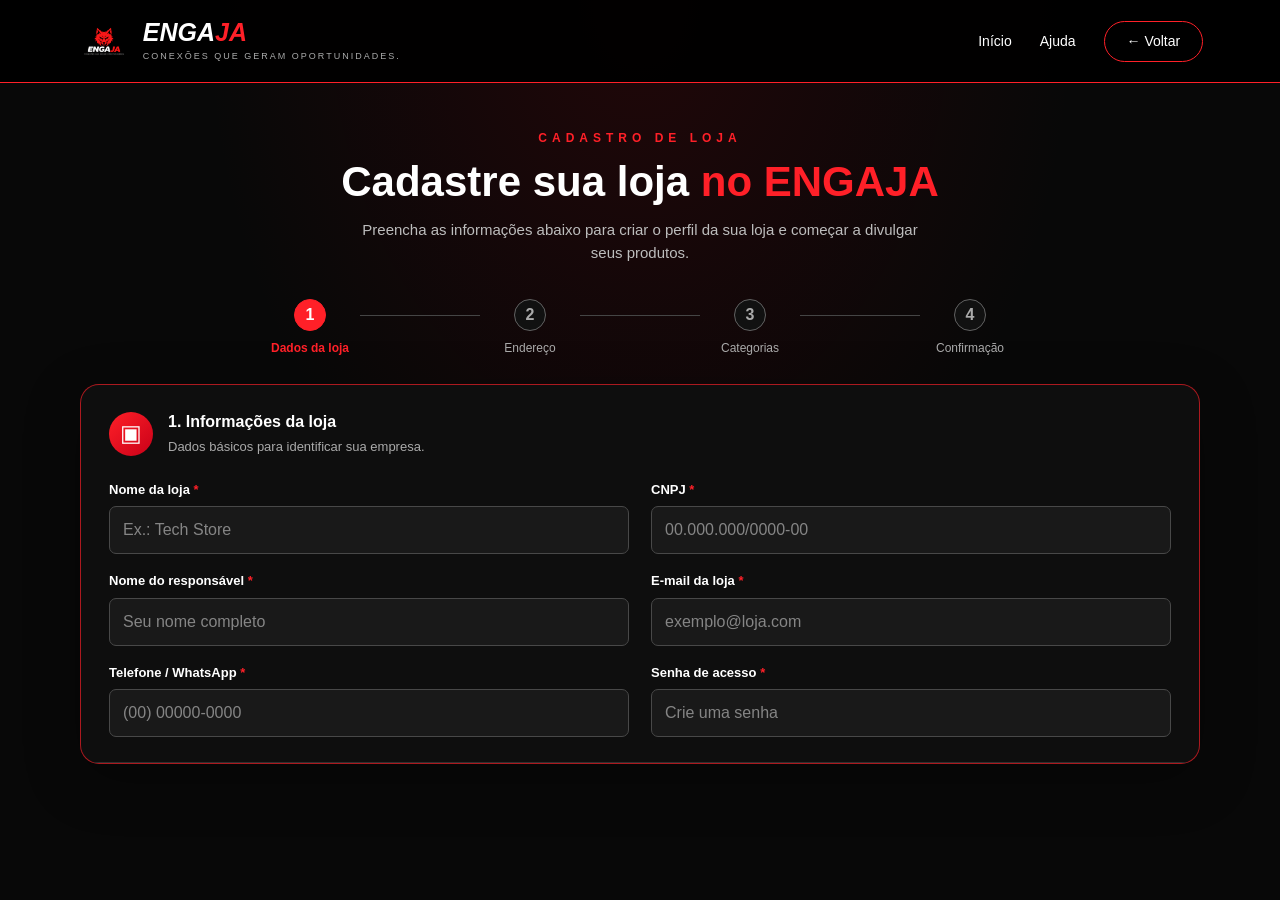
<file: frontand/cadastro_loja.html>
<!DOCTYPE html>
<html lang="pt-BR">

<head>
    <meta charset="UTF-8">
    <meta name="viewport" content="width=device-width, initial-scale=1.0">

    <title>ENGAJA | Cadastro de Loja</title>

    <link rel="stylesheet" href="./css/cadastro_loja.css">
    <script src="./js/cadastro_loja.js" defer></script>
</head>

<body>

    <!-- CABEÇALHO -->
    <header class="cabecalho">

        <a href="./tela_inicial.html" class="logo-header">
            <img src="./img/logo_engaja_lobo.png" alt="Logo ENGAJA">

            <div>
                <h1>ENGA<span>JA</span></h1>
                <p>Conexões que geram oportunidades.</p>
            </div>
        </a>

        <nav class="menu-header">
            <a href="./tela_inicial.html">Início</a>
            <a href="#ajuda">Ajuda</a>

            <a href="./dashboard_principal.html" class="btn-voltar">
                ← Voltar
            </a>
        </nav>

    </header>


    <!-- CONTEÚDO PRINCIPAL -->
    <main class="conteudo">

        <section class="introducao">

            <span class="mini-titulo">CADASTRO DE LOJA</span>

            <h2>
                Cadastre sua loja <span>no ENGAJA</span>
            </h2>

            <p>
                Preencha as informações abaixo para criar o perfil
                da sua loja e começar a divulgar seus produtos.
            </p>

        </section>


        <!-- INDICADOR DE ETAPAS -->
        <div class="etapas">

            <div class="etapa ativa">
                <span>1</span>
                <p>Dados da loja</p>
            </div>

            <div class="linha-etapas"></div>

            <div class="etapa">
                <span>2</span>
                <p>Endereço</p>
            </div>

            <div class="linha-etapas"></div>

            <div class="etapa">
                <span>3</span>
                <p>Categorias</p>
            </div>

            <div class="linha-etapas"></div>

            <div class="etapa">
                <span>4</span>
                <p>Confirmação</p>
            </div>

        </div>


        <!-- FORMULÁRIO -->
        <form id="formCadastroLoja" class="formulario" novalidate>

            <!-- DADOS DA LOJA -->
            <section class="bloco-formulario">

                <div class="titulo-bloco">
                    <div class="icone-bloco">▣</div>

                    <div>
                        <h3>1. Informações da loja</h3>
                        <p>Dados básicos para identificar sua empresa.</p>
                    </div>
                </div>


                <div class="grade grade-dupla">

                    <div class="campo">
                        <label for="nomeLoja">Nome da loja <span>*</span></label>

                        <input
                            type="text"
                            id="nomeLoja"
                            name="nomeLoja"
                            placeholder="Ex.: Tech Store"
                            maxlength="100"
                            required
                        >

                        <small class="erro" id="erroNomeLoja"></small>
                    </div>


                    <div class="campo">
                        <label for="cnpj">CNPJ <span>*</span></label>

                        <input
                            type="text"
                            id="cnpj"
                            name="cnpj"
                            placeholder="00.000.000/0000-00"
                            inputmode="numeric"
                            maxlength="18"
                            required
                        >

                        <small class="erro" id="erroCnpj"></small>
                    </div>


                    <div class="campo">
                        <label for="responsavel">Nome do responsável <span>*</span></label>

                        <input
                            type="text"
                            id="responsavel"
                            name="responsavel"
                            placeholder="Seu nome completo"
                            maxlength="120"
                            autocomplete="name"
                            required
                        >

                        <small class="erro" id="erroResponsavel"></small>
                    </div>


                    <div class="campo">
                        <label for="emailLoja">E-mail da loja <span>*</span></label>

                        <input
                            type="email"
                            id="emailLoja"
                            name="emailLoja"
                            placeholder="exemplo@loja.com"
                            autocomplete="email"
                            required
                        >

                        <small class="erro" id="erroEmail"></small>
                    </div>


                    <div class="campo">
                        <label for="telefone">Telefone / WhatsApp <span>*</span></label>

                        <input
                            type="tel"
                            id="telefone"
                            name="telefone"
                            placeholder="(00) 00000-0000"
                            inputmode="tel"
                            maxlength="15"
                            autocomplete="tel"
                            required
                        >

                        <small class="erro" id="erroTelefone"></small>
                    </div>


                    <div class="campo">
                        <label for="senha">Senha de acesso <span>*</span></label>

                        <div class="campo-senha">

                            <input
                                type="password"
                                id="senha"
                                name="senha"
                                placeholder="Crie uma senha"
                                minlength="8"
                                autocomplete="new-password"
                                required
                            >

                            <button
                                type="button"
                                class="mostrar-senha"
                                data-alvo="senha"
                                aria-label="Mostrar
</file>
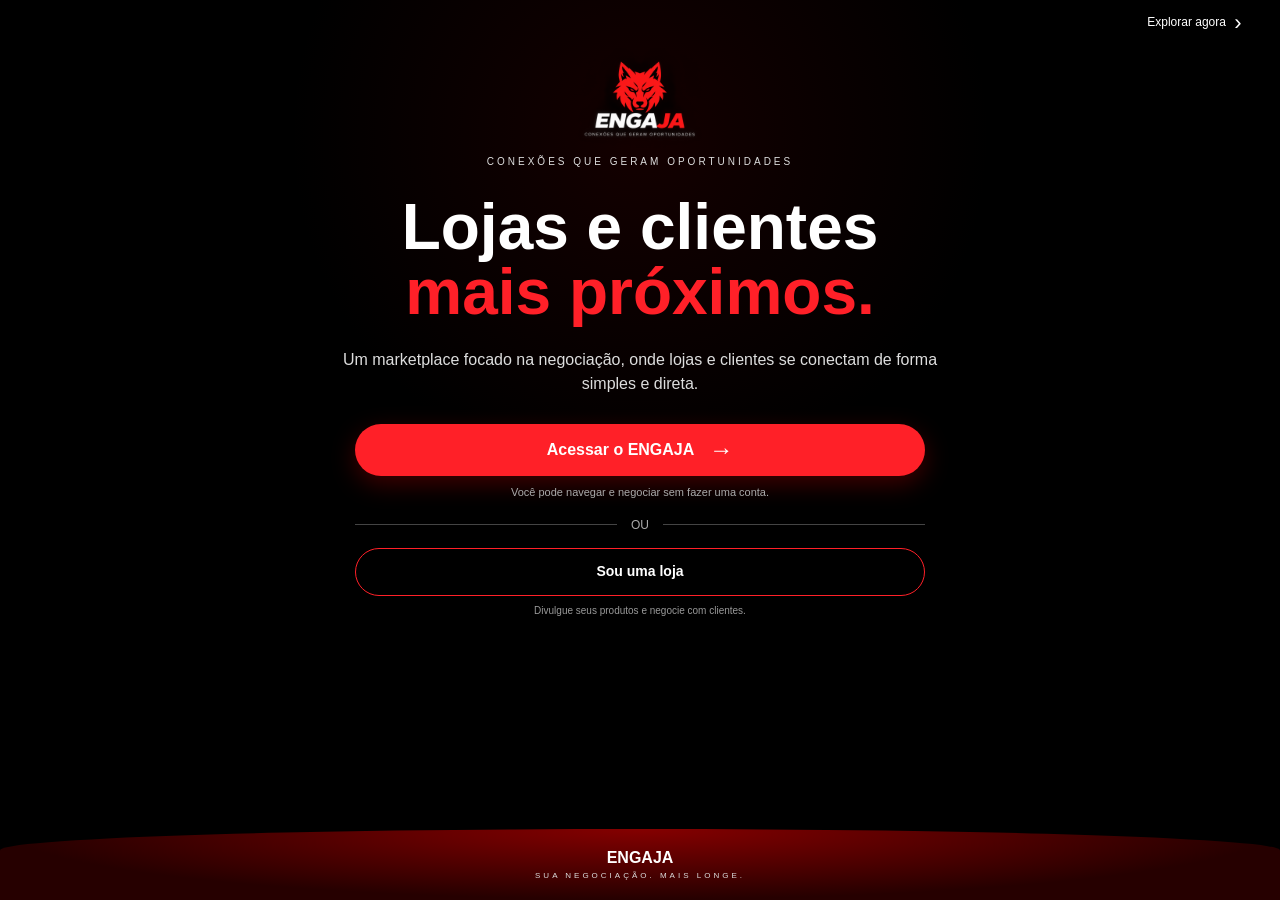
<file: frontand/tela_inicial.html>
<!DOCTYPE html>
<html lang="pt-BR">

<head>

    <meta charset="UTF-8">

    <meta
        name="viewport"
        content="width=device-width, initial-scale=1.0"
    >

    <title>ENGAJA | Marketplace</title>

    <link
        rel="stylesheet"
        href="./css/tela_inicial.css"
    >

</head>


<body>


    <main class="tela-inicial">


        <!-- ==============================
             EXPLORAR AGORA
        =============================== -->

        <a
            href="./dashboard_principal.html"
            class="explorar"
        >

            Explorar agora

            <span>›</span>

        </a>



        <!-- ==============================
             LOGO
        =============================== -->

        <section class="logo-area">

            <img
                src="./img/logo_engaja_lobo.png"
                alt="Logo ENGAJA"
                class="logo"
            >

            <p class="slogan">
                CONEXÕES QUE GERAM OPORTUNIDADES
            </p>

        </section>



        <!-- ==============================
             APRESENTAÇÃO
        =============================== -->

        <section class="apresentacao">

            <h1>

                Lojas e clientes

                <span>
                    mais próximos.
                </span>

            </h1>


            <p>

                Um marketplace focado na negociação,
                onde lojas e clientes se conectam
                de forma simples e direta.

            </p>

        </section>



        <!-- ==============================
             ACESSO AO MARKETPLACE
        =============================== -->

        <section class="acesso">

            <a
                href="./dashboard_principal.html"
                class="btn-acessar"
            >

                <span>
                    Acessar o ENGAJA
                </span>

                <strong>
                    →
                </strong>

            </a>


            <p class="texto-sem-conta">

                Você pode navegar e negociar
                sem fazer uma conta.

            </p>

        </section>



        <!-- ==============================
             CADASTRO DA LOJA
        =============================== -->

        <section class="area-loja">


            <div class="separador">

                <span></span>

                <p>OU</p>

                <span></span>

            </div>


            <!-- AGORA ABRE O FORMULÁRIO -->

            <a
                href="./cadastro_loja.html"
                class="btn-loja"
                id="btnLoja"
            >

                Sou uma loja

            </a>


            <p class="texto-loja">

                Divulgue seus produtos
                e negocie com clientes.

            </p>

        </section>



        <!-- ==============================
             RODAPÉ
        =============================== -->

        <footer>

            <h2>
                ENGAJA
            </h2>

            <p>
                SUA NEGOCIAÇÃO. MAIS LONGE.
            </p>

        </footer>


    </main>


    <!-- JAVASCRIPT -->

    <script src="./js/tela_inicial.js"></script>


</body>

</html>
</file>
<file: frontand/css/cadastro_loja.css>
/* ==========================================
   ENGAJA - CADASTRO DE LOJA
========================================== */

:root {
    --vermelho: #ff2028;
    --vermelho-escuro: #c90018;
    --fundo: #080808;
    --painel: #111111;
    --campo: #191919;
    --borda: #383838;
    --texto: #ffffff;
    --texto-suave: #aaaaaa;
    --verde: #35c77a;
}

* {
    margin: 0;
    padding: 0;
    box-sizing: border-box;
}

html {
    scroll-behavior: smooth;
}

body {
    min-height: 100vh;
    background:
        radial-gradient(
            ellipse at 50% 0%,
            rgba(120, 0, 12, 0.22),
            transparent 48%
        ),
        var(--fundo);

    color: var(--texto);
    font-family: Arial, Helvetica, sans-serif;
    line-height: 1.5;
}

button,
input,
select,
textarea {
    font: inherit;
}

button {
    cursor: pointer;
}

a {
    color: inherit;
    text-decoration: none;
}


/* ==========================================
   CABEÇALHO
========================================== */

.cabecalho {
    width: 100%;
    min-height: 82px;
    padding: 14px 6%;

    display: flex;
    align-items: center;
    justify-content: space-between;
    gap: 25px;

    border-bottom: 1px solid var(--vermelho);
    background: rgba(0, 0, 0, 0.95);
}

.logo-header {
    display: flex;
    align-items: center;
    gap: 12px;
}

.logo-header img {
    width: 54px;
    height: 54px;
    object-fit: contain;
}

.logo-header h1 {
    font-size: 25px;
    line-height: 1.1;
    font-weight: 900;
    font-style: italic;
}

.logo-header h1 span,
.rodape h2 span {
    color: var(--vermelho);
}

.logo-header p {
    margin-top: 4px;
    color: var(--texto-suave);
    font-size: 9px;
    letter-spacing: 2px;
    text-transform: uppercase;
}

.menu-header {
    display: flex;
    align-items: center;
    gap: 28px;
    font-size: 14px;
}

.menu-header > a:not(.btn-voltar):hover {
    color: var(--vermelho);
}

.btn-voltar {
    padding: 9px 22px;
    border: 1px solid var(--vermelho);
    border-radius: 25px;
    transition: background 0.2s;
}

.btn-voltar:hover {
    background: var(--vermelho);
}


/* ==========================================
   APRESENTAÇÃO
========================================== */

.conteudo {
    width: min(1120px, 92%);
    margin: 0 auto;
    padding: 42px 0 65px;
}

.introducao {
    max-width: 720px;
    margin: 0 auto 28px;
    text-align: center;
}

.mini-titulo {
    color: var(--vermelho);
    font-weight: 800;
    font-size: 12px;
    letter-spacing: 5px;
}

.introducao h2 {
    margin-top: 8px;
    font-size: clamp(28px, 4vw, 42px);
    line-height: 1.2;
    font-weight: 800;
}

.introducao h2 span {
    color: var(--vermelho);
}

.introducao > p {
    max-width: 580px;
    margin: 12px auto 0;
    color: #bdbdbd;
    font-size: 15px;
}


/* ==========================================
   ETAPAS
========================================== */

.etapas {
    display: flex;
    align-items: flex-start;
    justify-content: center;
    max-width: 760px;
    margin: 35px auto 27px;
}

.etapa {
    min-width: 100px;
    display: flex;
    flex-direction: column;
    align-items: center;
    gap: 8px;
    color: var(--texto-suave);
    text-align: center;
}

.etapa > span {
    width: 32px;
    height: 32px;
    display: grid;
    place-items: center;
    border: 1px solid #626262;
    border-radius: 50%;
    background: #111;
    font-weight: 700;
}

.etapa p {
    font-size: 12px;
}

.etapa.ativa {
    color: var(--vermelho);
    font-weight: 700;
}

.etapa.ativa > span {
    background: var(--vermelho);
    border-color: var(--vermelho);
    color: #fff;
}

.linha-etapas {
    flex: 1;
    max-width: 150px;
    height: 1px;
    margin-top: 16px;
    background: #454545;
}


/* ==========================================
   FORMULÁRIO
========================================== */

.formulario {
    overflow: hidden;
    border: 1px solid rgba(255, 32, 40, 0.65);
    border-radius: 19px;
    background: rgba(15, 15, 15, 0.97);
    box-shadow: 0 15px 55px rgba(0, 0, 0, 0.3);
}

.bloco-formulario {
    padding: 25px 28px;
    border-bottom: 1px solid #303030;
}

.titulo-bloco {
    display: flex;
    align-items: center;
    gap: 15px;
    margin-bottom: 23px;
}

.icone-bloco {
    width: 44px;
    height: 44px;
    flex-shrink: 0;

    display: grid;
    place-items: center;

    border-radius: 50%;
    background: linear-gradient(
        135deg,
        var(--vermelho),
        var(--vermelho-escuro)
    );

    font-size: 23px;
}

.titulo-bloco h3 {
    font-size: 16px;
    font-weight: 750;
}

.titulo-bloco p {
    margin-top: 3px;
    color: var(--texto-suave);
    font-size: 13px;
}

.grade {
    display: grid;
    gap: 17px 22px;
}

.grade-dupla {
    grid-template-columns: repeat(2, minmax(0, 1fr));
}

.grade-endereco {
    grid-template-columns: repeat(3, minmax(0, 1fr));
}

.campo {
    min-width: 0;
    display: flex;
    flex-direction: column;
    gap: 7px;
}

.campo label {
    font-size: 13px;
    font-weight: 700;
}

.campo label span {
    color: var(--vermelho);
}

.campo input,
.campo select,
.campo textarea {
    width: 100%;
    min-height: 44px;
    padding: 11px 13px;

    color: #fff;
    border: 1px solid #484848;
    border-radius: 7px;
    background: var(--campo);
    outline: none;

    transition:
        border-color 0.2s,
        box-shadow 0.2s;
}

.campo input::placeholder,
.campo textarea::placeholder {
    color: #858585;
}

.campo select {
    color-scheme: dark;
}

.campo textarea {
    min-height: 120px;
    resize: vertical;
}

.campo input:focus,
.campo select:focus,
.campo textarea:focus {
    border-color: var(--vermelho);
    box-shadow: 0 0 0 3px rgba(255, 32, 40, 0.12);
}

.campo input.invalido,
.campo select.invalido,
.campo textarea.invalido {
    border-color: var(--vermelho);
}

.ajuda-campo {
    color: var(--texto-suave);
    font-size: 11px;
}

.erro {
    min-height: 0;
    color: #ff6670;
    font-size: 12px;
}

.erro:empty {
    display: none;
}


/* ==========================================
   SENHA
========================================== */

.campo-senha {
    position: relative;
    display: flex;
}

.campo-senha input {
    padding-right: 48px;
}

.mostrar-senha {
    position: absolute;
    top: 50%;
    right: 8px;
    transform: translateY(-50%);

    width: 32px;
    height: 32px;

    border: 0;
    border-radius: 5px;
    color: #ddd;
    background: transparent;
    font-size: 19px;
}

.mostrar-senha:hover {
    color: var(--vermelho);
}


/* ==========================================
   ENDEREÇO
========================================== */

.campo-rua {
    grid-column: span 2;
}

.campo-complemento,
.campo-bairro {
    grid-column: span 1;
}


/* ==========================================
   CATEGORIAS
========================================== */

.categorias-grid {
    display: grid;
    grid-template-columns: repeat(6, minmax(0, 1fr));
    gap: 12px;
}

.categoria-opcao {
    position: relative;
    min-height: 120px;
    padding: 15px 8px;

    display: flex;
    flex-direction: column;
    align-items: center;
    justify-content: center;
    gap: 5px;

    border: 1px solid #3e3e3e;
    border-radius: 9px;
    background: #111;
    text-align: center;
    cursor: pointer;

    transition:
        border-color 0.2s,
        background 0.2s,
        transform 0.2s;
}

.categoria-opcao:hover {
    transform: translateY(-2px);
    border-color: var(--vermelho);
}

.categoria-opcao:has(input:checked) {
    border-color: var(--vermelho);
    background: rgba(255, 32, 40, 0.1);
}

.categoria-opcao input {
    position: absolute;
    top: 10px;
    right: 10px;
    accent-color: var(--vermelho);
}

.categoria-icone {
    font-size: 27px;
}

.categoria-opcao strong {
    font-size: 12px;
}

.categoria-opcao small {
    color: var(--texto-suave);
    font-size: 10px;
}


/* ==========================================
   ENVIO DA LOGO
========================================== */

.area-upload {
    min-height: 120px;
    padding: 18px;

    display: flex;
    flex-direction: column;
    align-items: center;
    justify-content: center;
    gap: 7px;

    border: 1px dashed #686868;
    border-radius: 9px;
    background: #151515;

    cursor: pointer;
    text-align: center;
    transition: border-color 0.2s;
}

.area-upload:hover {
    border-color: var(--vermelho);
}

.icone-upload {
    color: var(--vermelho);
    font-size: 30px;
}

.area-upload strong {
    font-size: 12px;
}

.area-upload small {
    color: var(--texto-suave);
    font-size: 11px;
}

.preview-logo {
    width: 90px;
    height: 90px;
    margin-top: 12px;

    object-fit: contain;
    border: 1px solid #444;
    border-radius: 8px;
    background: #fff;
}

.contador {
    color: var(--texto-suave);
    text-align: right;
    font-size: 11px;
}


/* ==========================================
   ACEITE E BOTÃO DE CADASTRO
========================================== */

.area-final {
    padding: 25px 28px 23px;
}

.aceite {
    display: flex;
    align-items: flex-start;
    gap: 10px;

    color: #d0d0d0;
    font-size: 12px;
    cursor: pointer;
}

.aceite input {
    margin-top: 3px;
    accent-color: var(--vermelho);
}

.btn-cadastrar {
    width: 100%;
    min-height: 49px;
    margin-top: 20px;
    padding: 13px 18px;

    display: flex;
    align-items: center;
    justify-content: center;
    gap: 12px;

    border: none;
    border-radius: 30px;
    background: var(--vermelho);
    color: #fff;

    font-weight: 800;

    box-shadow: 0 8px 25px rgba(255, 30, 45, 0.18);

    transition:
        background 0.2s,
        transform 0.2s;
}

.btn-cadastrar span {
    font-size: 20px;
}

.btn-cadastrar:hover {
    transform: translateY(-1px);
    background: #e80019;
}

.btn-cadastrar:focus-visible {
    outline: 2px solid #fff;
    outline-offset: 4px;
}

.aviso-seguranca {
    margin-top: 13px;
    color: #858585;
    text-align: center;
    font-size: 11px;
}


/* ==========================================
   MENSAGEM DE SUCESSO DA DEMONSTRAÇÃO
========================================== */

.mensagem-sucesso {
    margin-top: 25px;
    padding: 30px;

    border: 1px solid var(--verde);
    border-radius: 12px;
    background: #101713;
    text-align: center;
}

.sucesso-icone {
    width: 52px;
    height: 52px;
    margin: 0 auto 15px;

    display: grid;
    place-items: center;

    border-radius: 50%;
    background: var(--verde);
    color: #06150b;

    font-size: 30px;
    font-weight: 900;
}

.mensagem-sucesso h2 {
    color: var(--verde);
}

.mensagem-sucesso p {
    max-width: 600px;
    margin: 10px auto 20px;
    color: #c8c8c8;
    font-size: 14px;
}

.btn-voltar-formulario {
    padding: 11px 20px;
    border: 1px solid var(--verde);
    border-radius: 25px;
    background: transparent;
    color: white;
}

.btn-voltar-formulario:hover {
    background: #193b27;
}


/* ==========================================
   RODAPÉ
========================================== */

.rodape {
    padding: 28px 20px;
    border-top: 2px solid var(--vermelho-escuro);

    background: linear-gradient(
        180deg,
        #240000,
        #090000
    );

    text-align: center;
}

.rodape h2 {
    font-size: 21px;
    font-weight: 900;
}

.rodape p {
    margin: 4px 0 13px;
    color: #aaa;
    font-size: 9px;
    letter-spacing: 3px;
}

.rodape a {
    color: #ccc;
    font-size: 12px;
}

.rodape a:hover {
    color: var(--vermelho);
}


/* ==========================================
   RESPONSIVIDADE
========================================== */

@media (max-width: 900px) {

    .categorias-grid {
        grid-template-columns: repeat(3, minmax(0, 1fr));
    }

    .grade-endereco {
        grid-template-columns: repeat(2, minmax(0, 1fr));
    }

    .campo-rua,
    .campo-complemento,
    .campo-bairro {
        grid-column: span 1;
    }

}


@media (max-width: 650px) {

    .cabecalho {
        padding: 14px 5%;
        flex-direction: column;
        align-items: flex-start;
    }

    .menu-header {
        width: 100%;
        flex-wrap: wrap;
        gap: 16px;
        font-size: 13px;
    }

    .btn-voltar {
        margin-left: auto;
    }

    .conteudo {
        width: 94%;
        padding-top: 30px;
    }

    .introducao h2 {
        font-size: 29px;
    }

    .introducao > p {
        font-size: 13px;
    }

    .etapas {
        align-items: flex-start;
    }

    .etapa {
        min-width: 0;
        flex: 1;
    }

    .etapa p {
        max-width: 80px;
        font-size: 10px;
    }

    .linha-etapas {
        flex: 0.5;
    }

    .bloco-formulario {
        padding: 20px 15px;
    }

    .grade-dupla,
    .grade-endereco {
        grid-template-columns: 1fr;
    }

    .campo-rua,
    .campo-complemento,
    .campo-bairro {
        grid-column: auto;
    }

    .categorias-grid {
        grid-template-columns: repeat(2, minmax(0, 1fr));
    }

    .area-final {
        padding: 22px 15px;
    }

    .titulo-bloco h3 {
        font-size: 14px;
    }

    .titulo-bloco p {
        font-size: 12px;
    }

}


@media (prefers-reduced-motion: reduce) {

    html {
        scroll-behavior: auto;
    }

    *,
    *::before,
    *::after {
        transition-duration: 0.01ms !important;
    }

}
</file>
<file: frontand/css/tela_inicial.css>
/* ==========================================
   ENGAJA
   TELA INICIAL
========================================== */


/* ==========================================
   RESET
========================================== */

* {
    margin: 0;
    padding: 0;
    box-sizing: border-box;
}

html,
body {
    width: 100%;
    min-height: 100%;
}

html {
    scroll-behavior: smooth;
}

body {
    font-family: Arial, Helvetica, sans-serif;
    background: #000;
    color: #fff;
}


/* ==========================================
   TELA PRINCIPAL
========================================== */

.tela-inicial {
    min-height: 100vh;
    position: relative;
    overflow: hidden;

    display: flex;
    flex-direction: column;
    align-items: center;

    background:
        radial-gradient(
            circle at 50% 15%,
            rgba(80, 0, 0, 0.25),
            transparent 35%
        ),
        #000;
}


/* ==========================================
   EXPLORAR AGORA
========================================== */

.explorar {
    position: absolute;
    top: 10px;
    right: 3%;

    color: #fff;
    text-decoration: none;
    font-size: 12px;

    transition: color 0.2s;
}

.explorar span {
    font-size: 22px;
    margin-left: 5px;
    vertical-align: middle;
}

.explorar:hover {
    color: #ff2028;
}


/* ==========================================
   LOGO
========================================== */

.logo-area {
    margin-top: 48px;
    text-align: center;
}

.logo {
    width: 150px;
    max-width: 35vw;
    height: auto;
    object-fit: contain;
}

.slogan {
    margin-top: 4px;
    font-size: 10px;
    letter-spacing: 3px;
    color: #ddd;
}


/* ==========================================
   APRESENTAÇÃO
========================================== */

.apresentacao {
    width: min(700px, 90%);
    text-align: center;
    margin-top: 28px;
}

.apresentacao h1 {
    font-size: clamp(40px, 5vw, 65px);
    line-height: 1.02;
    font-weight: 800;
}

.apresentacao h1 span {
    display: block;
    color: #ff2028;
}

.apresentacao p {
    max-width: 600px;
    margin: 22px auto 0;

    color: #ddd;
    font-size: 16px;
    line-height: 1.5;
}


/* ==========================================
   ACESSO AO MARKETPLACE
========================================== */

.acesso {
    width: min(570px, 88%);
    margin-top: 28px;
    text-align: center;
}

.btn-acessar {
    width: 100%;
    min-height: 52px;

    display: flex;
    align-items: center;
    justify-content: center;
    gap: 15px;

    background: #ff2028;
    color: #fff;

    text-decoration: none;
    border: none;
    border-radius: 30px;

    font-size: 16px;
    font-weight: bold;

    box-shadow:
        0 8px 25px rgba(255, 0, 0, 0.25);

    transition:
        background 0.2s,
        transform 0.2s;
}

.btn-acessar:hover {
    background: #e9151d;
    transform: translateY(-2px);
}

.btn-acessar strong {
    font-size: 24px;
}

.texto-sem-conta {
    margin-top: 10px;
    color: #aaa;
    font-size: 11px;
}


/* ==========================================
   ÁREA DA LOJA
========================================== */

.area-loja {
    width: min(570px, 88%);
    margin-top: 20px;
    text-align: center;
}


/* SEPARADOR */

.separador {
    display: flex;
    align-items: center;
    gap: 14px;
}

.separador span {
    height: 1px;
    flex: 1;
    background: #444;
}

.separador p {
    color: #aaa;
    font-size: 12px;
}


/* BOTÃO / LINK SOU UMA LOJA */

.btn-loja {
    width: 100%;
    min-height: 48px;
    margin-top: 16px;
    padding: 12px 20px;

    display: flex;
    align-items: center;
    justify-content: center;

    border-radius: 25px;
    border: 1px solid #ff2028;

    background: transparent;
    color: #fff;

    /* Remove o sublinhado do link */
    text-decoration: none;

    font-family: Arial, Helvetica, sans-serif;
    font-size: 14px;
    font-weight: bold;
    line-height: 1.4;

    cursor: pointer;

    transition:
        background 0.2s,
        color 0.2s,
        transform 0.2s,
        border-color 0.2s;
}


/* EVITA SUBLINHADO EM QUALQUER ESTADO */

.btn-loja:link,
.btn-loja:visited,
.btn-loja:hover,
.btn-loja:active {
    text-decoration: none;
}


/* EFEITO AO PASSAR O MOUSE */

.btn-loja:hover {
    background: #ff2028;
    color: #fff;
    border-color: #ff2028;
    transform: translateY(-1px);
}


/* EFEITO AO CLICAR */

.btn-loja:active {
    transform: scale(0.99);
}


/* TEXTO ABAIXO DO BOTÃO */

.texto-loja {
    color: #999;
    font-size: 10px;
    margin-top: 9px;
}


/* ==========================================
   RODAPÉ
========================================== */

footer {
    width: 100%;
    margin-top: auto;
    min-height: 70px;
    padding: 20px;

    display: flex;
    flex-direction: column;
    justify-content: center;
    align-items: center;

    background:
        radial-gradient(
            ellipse at center top,
            #850000,
            #260000 70%
        );

    border-radius: 50% 50% 0 0 / 30% 30% 0 0;
}

footer h2 {
    font-size: 16px;
}

footer p {
    margin-top: 4px;
    font-size: 8px;
    letter-spacing: 3px;
    color: #ddd;
}


/* ==========================================
   RESPONSIVIDADE
========================================== */

@media (max-width: 600px) {

    .logo-area {
        margin-top: 55px;
    }

    .logo {
        width: 130px;
    }

    .apresentacao {
        margin-top: 25px;
    }

    .apresentacao h1 {
        font-size: 38px;
    }

    .apresentacao p {
        font-size: 14px;
    }

    .btn-acessar {
        min-height: 50px;
    }

    .btn-loja {
        min-height: 48px;
        font-size: 14px;
    }

}


/* ==========================================
   ACESSIBILIDADE
========================================== */

.btn-loja:focus-visible,
.btn-acessar:focus-visible,
.explorar:focus-visible {
    outline: 2px solid #fff;
    outline-offset: 4px;
}
</file>
